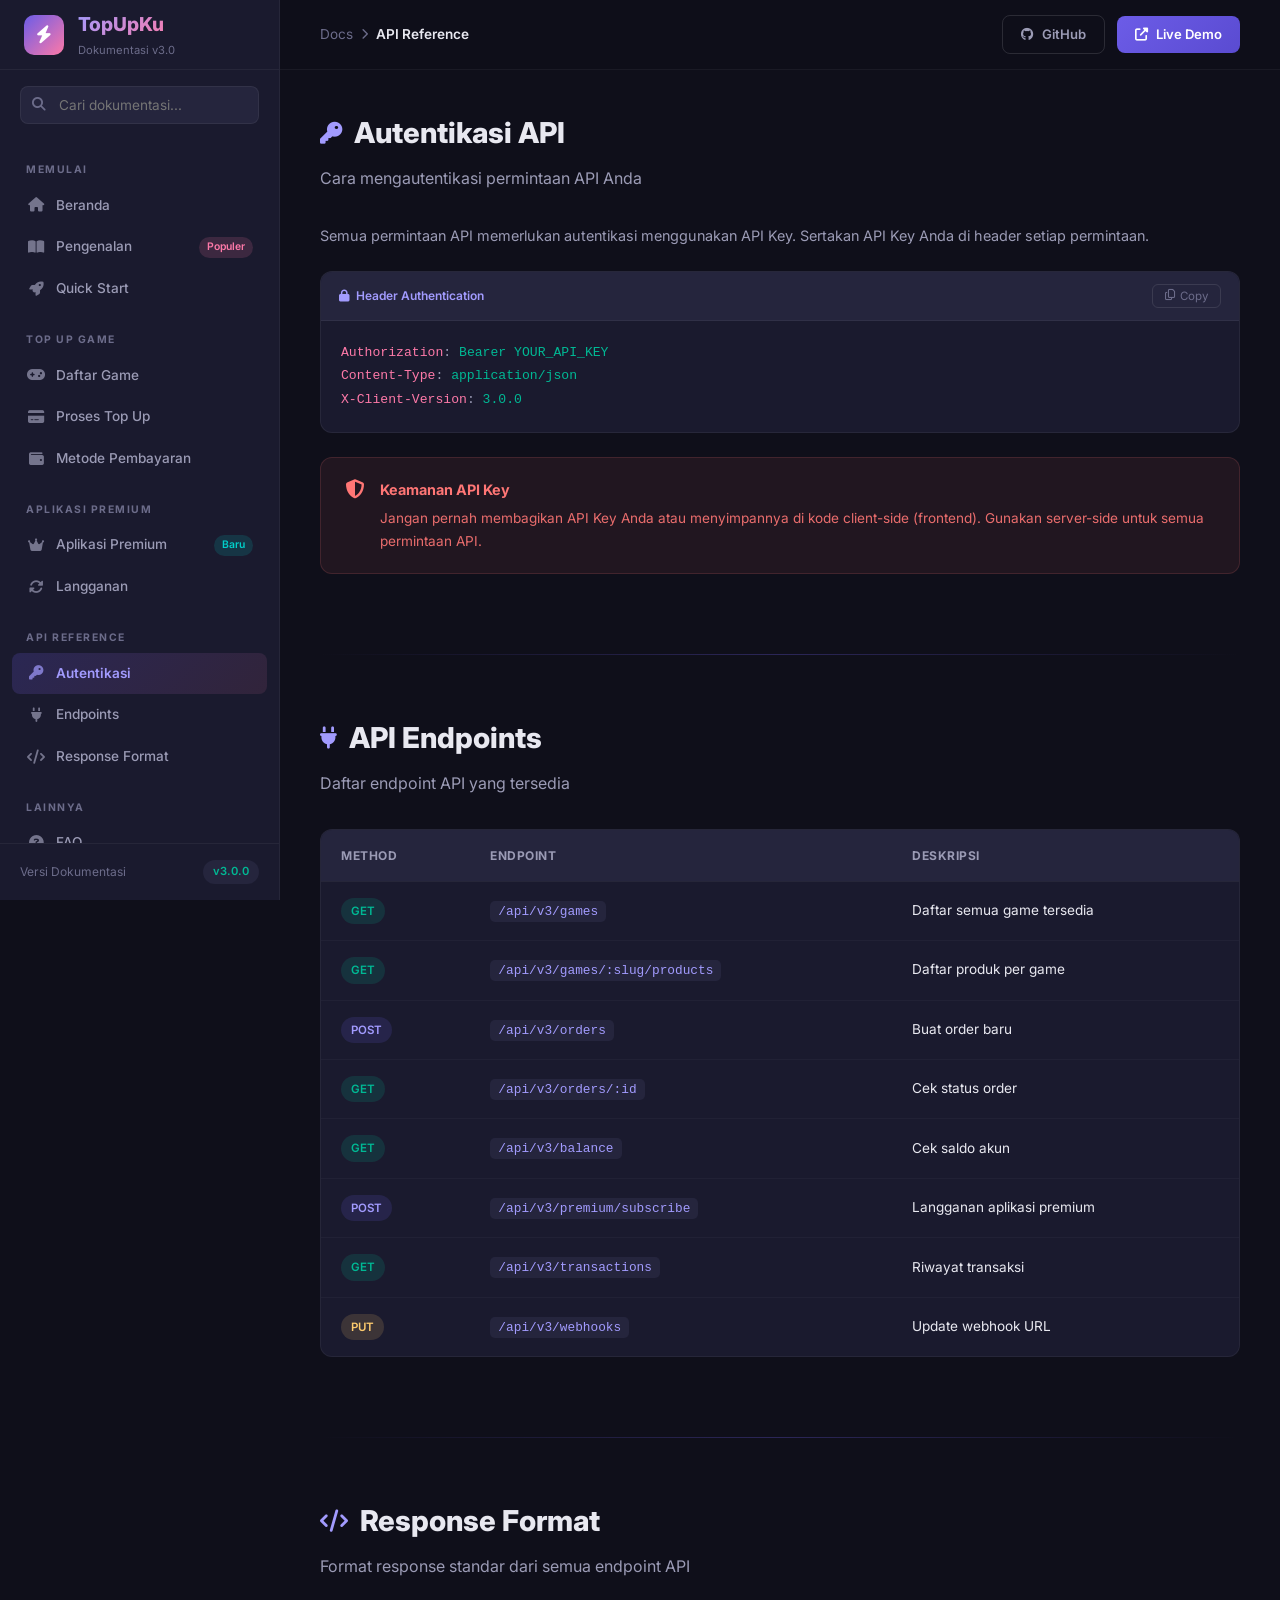
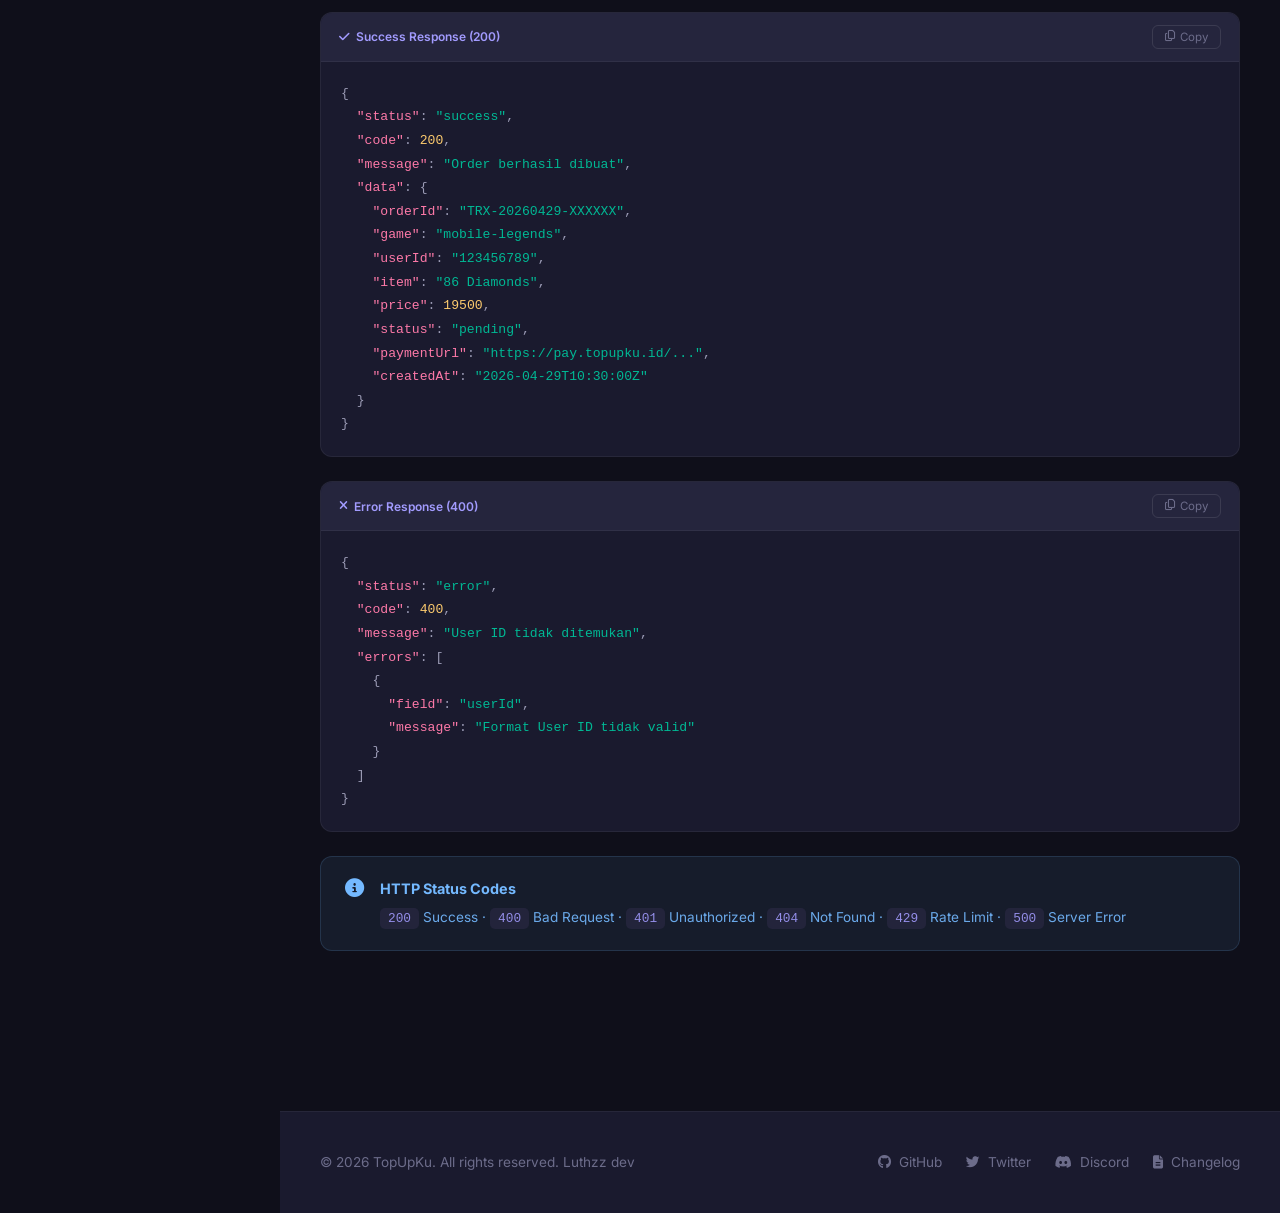
<file: api.html>
<!DOCTYPE html>
<html lang="id">
<head>
    <meta charset="UTF-8">
    <meta name="viewport" content="width=device-width, initial-scale=1.0">
    <title>TopUpKu — API Reference</title>
    <link href="https://fonts.googleapis.com/css2?family=Inter:wght@300;400;500;600;700;800;900&display=swap" rel="stylesheet">
    <link rel="stylesheet" href="https://cdnjs.cloudflare.com/ajax/libs/font-awesome/6.5.0/css/all.min.css">
    <link rel="stylesheet" href="style.css">
</head>
<body>
    <button class="mobile-toggle" onclick="toggleSidebar()"><i class="fas fa-bars"></i></button>
    <div class="sidebar-overlay" onclick="toggleSidebar()"></div>

    <aside class="sidebar" id="sidebar">
        <div class="sidebar-brand">
            <div class="logo-icon"><i class="fas fa-bolt"></i></div>
            <div><h2>TopUpKu</h2><span>Dokumentasi v3.0</span></div>
        </div>
        <div class="sidebar-search">
            <i class="fas fa-search"></i>
            <input type="text" placeholder="Cari dokumentasi..." id="searchInput" onkeyup="filterNav()">
        </div>
        <nav class="sidebar-nav">
            <div class="nav-section">
                <div class="nav-section-title">Memulai</div>
                <a href="index.html" class="nav-link"><i class="fas fa-home"></i> Beranda</a>
                <a href="index.html#introduction" class="nav-link"><i class="fas fa-book-open"></i> Pengenalan <span class="nav-badge hot">Populer</span></a>
                <a href="index.html#quickstart" class="nav-link"><i class="fas fa-rocket"></i> Quick Start</a>
            </div>
            <div class="nav-section">
                <div class="nav-section-title">Top Up Game</div>
                <a href="index.html#games" class="nav-link"><i class="fas fa-gamepad"></i> Daftar Game</a>
                <a href="index.html#topup-process" class="nav-link"><i class="fas fa-credit-card"></i> Proses Top Up</a>
                <a href="index.html#payment-methods" class="nav-link"><i class="fas fa-wallet"></i> Metode Pembayaran</a>
            </div>
            <div class="nav-section">
                <div class="nav-section-title">Aplikasi Premium</div>
                <a href="premium.html" class="nav-link"><i class="fas fa-crown"></i> Aplikasi Premium <span class="nav-badge new">Baru</span></a>
                <a href="premium.html#subscription" class="nav-link"><i class="fas fa-sync-alt"></i> Langganan</a>
            </div>
            <div class="nav-section">
                <div class="nav-section-title">API Reference</div>
                <a href="api.html" class="nav-link active"><i class="fas fa-key"></i> Autentikasi</a>
                <a href="api.html#api-endpoints" class="nav-link"><i class="fas fa-plug"></i> Endpoints</a>
                <a href="api.html#api-response" class="nav-link"><i class="fas fa-code"></i> Response Format</a>
            </div>
            <div class="nav-section">
                <div class="nav-section-title">Lainnya</div>
                <a href="support.html" class="nav-link"><i class="fas fa-question-circle"></i> FAQ</a>
                <a href="support.html#support" class="nav-link"><i class="fas fa-headset"></i> Dukungan</a>
            </div>
        </nav>
        <div class="sidebar-footer">
            <div class="version">
                <span>Versi Dokumentasi</span>
                <span class="version-badge">v3.0.0</span>
            </div>
        </div>
    </aside>

    <main class="main">
        <header class="header">
            <div class="header-left">
                <div class="breadcrumb">
                    <a href="index.html">Docs</a>
                    <span class="separator"><i class="fas fa-chevron-right"></i></span>
                    <span class="current">API Reference</span>
                </div>
            </div>
            <div class="header-right">
                <a href="#" class="header-btn btn-outline"><i class="fab fa-github"></i> GitHub</a>
                <a href="#" class="header-btn btn-primary"><i class="fas fa-external-link-alt"></i> Live Demo</a>
            </div>
        </header>

        <div class="content">
            <section class="doc-section" id="api-auth">
                <div class="section-header">
                    <h2><i class="fas fa-key"></i> Autentikasi API</h2>
                    <p>Cara mengautentikasi permintaan API Anda</p>
                </div>
                <p style="color: var(--text-muted); font-size: 0.9rem; margin-bottom: 20px;">
                    Semua permintaan API memerlukan autentikasi menggunakan API Key. Sertakan API Key Anda di header setiap permintaan.
                </p>
                <div class="code-block">
                    <div class="code-header">
                        <span class="code-lang"><i class="fas fa-lock"></i> Header Authentication</span>
                        <button class="code-copy" onclick="copyCode(this)"><i class="far fa-copy"></i> Copy</button>
                    </div>
                    <div class="code-body">
<pre><span class="property">Authorization</span>: <span class="string">Bearer YOUR_API_KEY</span>
<span class="property">Content-Type</span>: <span class="string">application/json</span>
<span class="property">X-Client-Version</span>: <span class="string">3.0.0</span></pre>
                    </div>
                </div>
                <div class="callout danger">
                    <i class="fas fa-shield-alt"></i>
                    <div class="callout-content">
                        <h4>Keamanan API Key</h4>
                        <p>Jangan pernah membagikan API Key Anda atau menyimpannya di kode client-side (frontend). Gunakan server-side untuk semua permintaan API.</p>
                    </div>
                </div>
            </section>

            <div class="divider"></div>

            <section class="doc-section" id="api-endpoints">
                <div class="section-header">
                    <h2><i class="fas fa-plug"></i> API Endpoints</h2>
                    <p>Daftar endpoint API yang tersedia</p>
                </div>
                <div class="table-wrapper">
                    <table>
                        <thead>
                            <tr>
                                <th>Method</th>
                                <th>Endpoint</th>
                                <th>Deskripsi</th>
                            </tr>
                        </thead>
                        <tbody>
                            <tr>
                                <td><span class="badge get">GET</span></td>
                                <td><code>/api/v3/games</code></td>
                                <td>Daftar semua game tersedia</td>
                            </tr>
                            <tr>
                                <td><span class="badge get">GET</span></td>
                                <td><code>/api/v3/games/:slug/products</code></td>
                                <td>Daftar produk per game</td>
                            </tr>
                            <tr>
                                <td><span class="badge post">POST</span></td>
                                <td><code>/api/v3/orders</code></td>
                                <td>Buat order baru</td>
                            </tr>
                            <tr>
                                <td><span class="badge get">GET</span></td>
                                <td><code>/api/v3/orders/:id</code></td>
                                <td>Cek status order</td>
                            </tr>
                            <tr>
                                <td><span class="badge get">GET</span></td>
                                <td><code>/api/v3/balance</code></td>
                                <td>Cek saldo akun</td>
                            </tr>
                            <tr>
                                <td><span class="badge post">POST</span></td>
                                <td><code>/api/v3/premium/subscribe</code></td>
                                <td>Langganan aplikasi premium</td>
                            </tr>
                            <tr>
                                <td><span class="badge get">GET</span></td>
                                <td><code>/api/v3/transactions</code></td>
                                <td>Riwayat transaksi</td>
                            </tr>
                            <tr>
                                <td><span class="badge put">PUT</span></td>
                                <td><code>/api/v3/webhooks</code></td>
                                <td>Update webhook URL</td>
                            </tr>
                        </tbody>
                    </table>
                </div>
            </section>

            <div class="divider"></div>

            <section class="doc-section" id="api-response">
                <div class="section-header">
                    <h2><i class="fas fa-code"></i> Response Format</h2>
                    <p>Format response standar dari semua endpoint API</p>
                </div>
                <div class="code-block">
                    <div class="code-header">
                        <span class="code-lang"><i class="fas fa-check"></i> Success Response (200)</span>
                        <button class="code-copy" onclick="copyCode(this)"><i class="far fa-copy"></i> Copy</button>
                    </div>
                    <div class="code-body">
<pre>{
  <span class="property">"status"</span>: <span class="string">"success"</span>,
  <span class="property">"code"</span>: <span class="number">200</span>,
  <span class="property">"message"</span>: <span class="string">"Order berhasil dibuat"</span>,
  <span class="property">"data"</span>: {
    <span class="property">"orderId"</span>: <span class="string">"TRX-20260429-XXXXXX"</span>,
    <span class="property">"game"</span>: <span class="string">"mobile-legends"</span>,
    <span class="property">"userId"</span>: <span class="string">"123456789"</span>,
    <span class="property">"item"</span>: <span class="string">"86 Diamonds"</span>,
    <span class="property">"price"</span>: <span class="number">19500</span>,
    <span class="property">"status"</span>: <span class="string">"pending"</span>,
    <span class="property">"paymentUrl"</span>: <span class="string">"https://pay.topupku.id/..."</span>,
    <span class="property">"createdAt"</span>: <span class="string">"2026-04-29T10:30:00Z"</span>
  }
}</pre>
                    </div>
                </div>
                <div class="code-block">
                    <div class="code-header">
                        <span class="code-lang"><i class="fas fa-times"></i> Error Response (400)</span>
                        <button class="code-copy" onclick="copyCode(this)"><i class="far fa-copy"></i> Copy</button>
                    </div>
                    <div class="code-body">
<pre>{
  <span class="property">"status"</span>: <span class="string">"error"</span>,
  <span class="property">"code"</span>: <span class="number">400</span>,
  <span class="property">"message"</span>: <span class="string">"User ID tidak ditemukan"</span>,
  <span class="property">"errors"</span>: [
    {
      <span class="property">"field"</span>: <span class="string">"userId"</span>,
      <span class="property">"message"</span>: <span class="string">"Format User ID tidak valid"</span>
    }
  ]
}</pre>
                    </div>
                </div>
                <div class="callout info">
                    <i class="fas fa-info-circle"></i>
                    <div class="callout-content">
                        <h4>HTTP Status Codes</h4>
                        <p><code>200</code> Success · <code>400</code> Bad Request · <code>401</code> Unauthorized · <code>404</code> Not Found · <code>429</code> Rate Limit · <code>500</code> Server Error</p>
                    </div>
                </div>
            </section>
        </div>

        <footer class="doc-footer">
            <p>© 2026 TopUpKu. All rights reserved. Luthzz dev</p>
            <div class="footer-links">
                <a href="#"><i class="fab fa-github"></i> GitHub</a>
                <a href="#"><i class="fab fa-twitter"></i> Twitter</a>
                <a href="#"><i class="fab fa-discord"></i> Discord</a>
                <a href="#"><i class="fas fa-file-alt"></i> Changelog</a>
            </div>
        </footer>
    </main>

    <script>
        function toggleSidebar() {
            document.getElementById('sidebar').classList.toggle('open');
            document.querySelector('.sidebar-overlay').classList.toggle('open');
        }
        function copyCode(btn) {
            const code = btn.closest('.code-block').querySelector('pre').textContent;
            navigator.clipboard.writeText(code).then(() => {
                btn.innerHTML = '<i class="fas fa-check"></i> Copied!';
                setTimeout(() => btn.innerHTML = '<i class="far fa-copy"></i> Copy', 2000);
            });
        }
        function filterNav() {
            const query = document.getElementById('searchInput').value.toLowerCase();
            document.querySelectorAll('.nav-link').forEach(link => {
                link.style.display = link.textContent.toLowerCase().includes(query) ? 'flex' : 'none';
            });
        }
    </script>
</body>
</html>
</file>
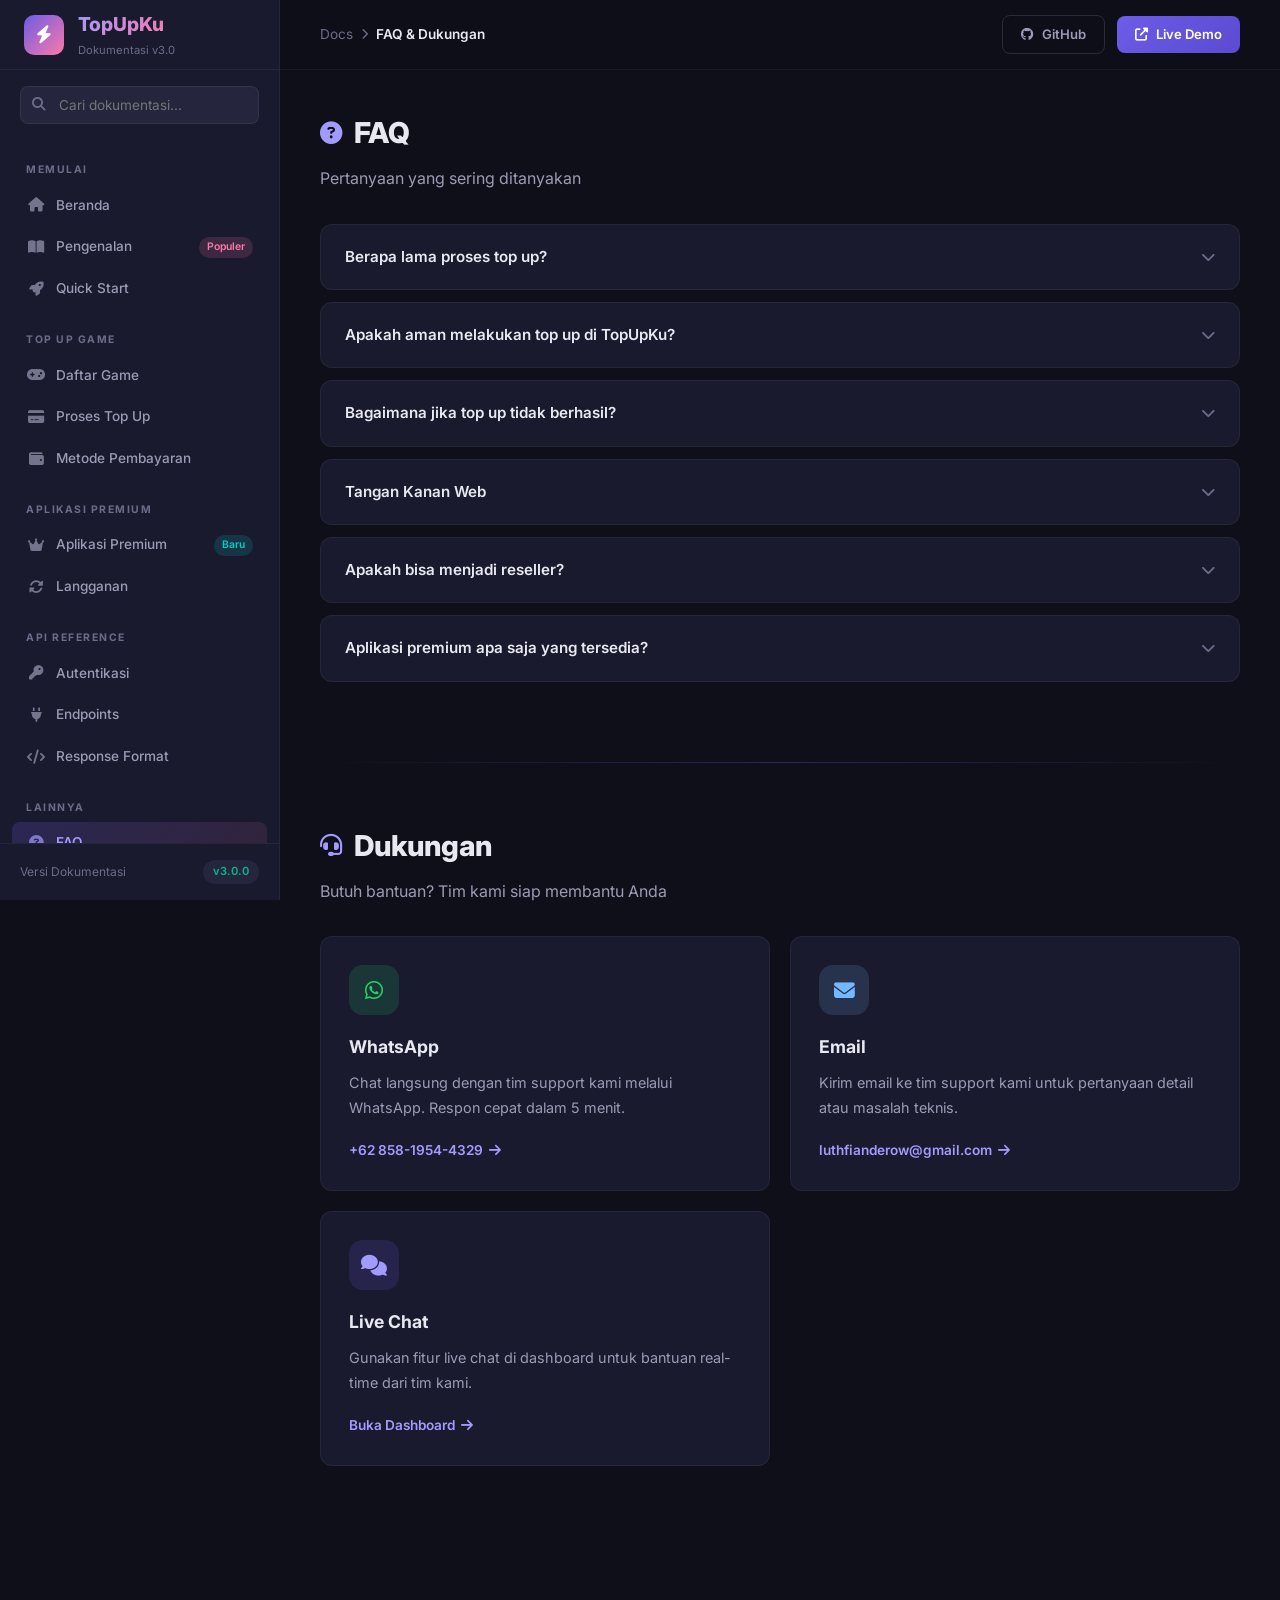
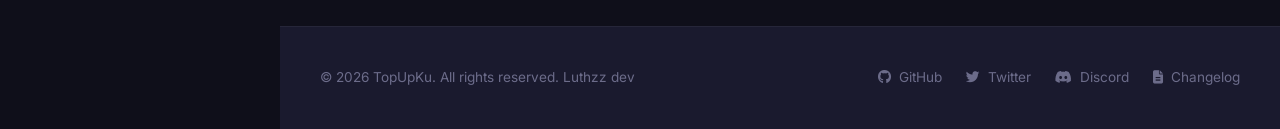
<file: support.html>
<!DOCTYPE html>
<html lang="id">
<head>
    <meta charset="UTF-8">
    <meta name="viewport" content="width=device-width, initial-scale=1.0">
    <title>TopUpKu — FAQ & Dukungan</title>
    <link href="https://fonts.googleapis.com/css2?family=Inter:wght@300;400;500;600;700;800;900&display=swap" rel="stylesheet">
    <link rel="stylesheet" href="https://cdnjs.cloudflare.com/ajax/libs/font-awesome/6.5.0/css/all.min.css">
    <link rel="stylesheet" href="style.css">
</head>
<body>
    <button class="mobile-toggle" onclick="toggleSidebar()"><i class="fas fa-bars"></i></button>
    <div class="sidebar-overlay" onclick="toggleSidebar()"></div>

    <aside class="sidebar" id="sidebar">
        <div class="sidebar-brand">
            <div class="logo-icon"><i class="fas fa-bolt"></i></div>
            <div><h2>TopUpKu</h2><span>Dokumentasi v3.0</span></div>
        </div>
        <div class="sidebar-search">
            <i class="fas fa-search"></i>
            <input type="text" placeholder="Cari dokumentasi..." id="searchInput" onkeyup="filterNav()">
        </div>
        <nav class="sidebar-nav">
            <div class="nav-section">
                <div class="nav-section-title">Memulai</div>
                <a href="index.html" class="nav-link"><i class="fas fa-home"></i> Beranda</a>
                <a href="index.html#introduction" class="nav-link"><i class="fas fa-book-open"></i> Pengenalan <span class="nav-badge hot">Populer</span></a>
                <a href="index.html#quickstart" class="nav-link"><i class="fas fa-rocket"></i> Quick Start</a>
            </div>
            <div class="nav-section">
                <div class="nav-section-title">Top Up Game</div>
                <a href="index.html#games" class="nav-link"><i class="fas fa-gamepad"></i> Daftar Game</a>
                <a href="index.html#topup-process" class="nav-link"><i class="fas fa-credit-card"></i> Proses Top Up</a>
                <a href="index.html#payment-methods" class="nav-link"><i class="fas fa-wallet"></i> Metode Pembayaran</a>
            </div>
            <div class="nav-section">
                <div class="nav-section-title">Aplikasi Premium</div>
                <a href="premium.html" class="nav-link"><i class="fas fa-crown"></i> Aplikasi Premium <span class="nav-badge new">Baru</span></a>
                <a href="premium.html#subscription" class="nav-link"><i class="fas fa-sync-alt"></i> Langganan</a>
            </div>
            <div class="nav-section">
                <div class="nav-section-title">API Reference</div>
                <a href="api.html" class="nav-link"><i class="fas fa-key"></i> Autentikasi</a>
                <a href="api.html#api-endpoints" class="nav-link"><i class="fas fa-plug"></i> Endpoints</a>
                <a href="api.html#api-response" class="nav-link"><i class="fas fa-code"></i> Response Format</a>
            </div>
            <div class="nav-section">
                <div class="nav-section-title">Lainnya</div>
                <a href="support.html" class="nav-link active"><i class="fas fa-question-circle"></i> FAQ</a>
                <a href="support.html#support" class="nav-link"><i class="fas fa-headset"></i> Dukungan</a>
            </div>
        </nav>
        <div class="sidebar-footer">
            <div class="version">
                <span>Versi Dokumentasi</span>
                <span class="version-badge">v3.0.0</span>
            </div>
        </div>
    </aside>

    <main class="main">
        <header class="header">
            <div class="header-left">
                <div class="breadcrumb">
                    <a href="index.html">Docs</a>
                    <span class="separator"><i class="fas fa-chevron-right"></i></span>
                    <span class="current">FAQ & Dukungan</span>
                </div>
            </div>
            <div class="header-right">
                <a href="#" class="header-btn btn-outline"><i class="fab fa-github"></i> GitHub</a>
                <a href="#" class="header-btn btn-primary"><i class="fas fa-external-link-alt"></i> Live Demo</a>
            </div>
        </header>

        <div class="content">
            <section class="doc-section" id="faq">
                <div class="section-header">
                    <h2><i class="fas fa-question-circle"></i> FAQ</h2>
                    <p>Pertanyaan yang sering ditanyakan</p>
                </div>
                <div class="faq-list">
                    <div class="faq-item" onclick="toggleFaq(this)">
                        <div class="faq-question">
                            <span>Berapa lama proses top up?</span>
                            <i class="fas fa-chevron-down"></i>
                        </div>
                        <div class="faq-answer">
                            <div class="faq-answer-inner">
                                Proses top up biasanya membutuhkan waktu kurang dari 30 detik setelah pembayaran dikonfirmasi. Untuk beberapa game, proses bisa memakan waktu hingga 5 menit tergantung server game.
                            </div>
                        </div>
                    </div>
                    <div class="faq-item" onclick="toggleFaq(this)">
                        <div class="faq-question">
                            <span>Apakah aman melakukan top up di TopUpKu?</span>
                            <i class="fas fa-chevron-down"></i>
                        </div>
                        <div class="faq-answer">
                            <div class="faq-answer-inner">
                                Ya, sangat aman. Kami menggunakan sistem pembayaran yang terenkripsi dan bekerja sama langsung dengan publisher game. Semua transaksi diproses secara legal dan aman.
                            </div>
                        </div>
                    </div>
                    <div class="faq-item" onclick="toggleFaq(this)">
                        <div class="faq-question">
                            <span>Bagaimana jika top up tidak berhasil?</span>
                            <i class="fas fa-chevron-down"></i>
                        </div>
                        <div class="faq-answer">
                            <div class="faq-answer-inner">
                                Jika top up tidak berhasil, dana Anda akan otomatis dikembalikan (refund) dalam 1x24 jam. Anda juga bisa menghubungi tim support kami untuk bantuan lebih cepat.
                            </div>
                        </div>
                    </div>
                    <div class="faq-item" onclick="toggleFaq(this)">
                        <div class="faq-question">
                            <span>Tangan Kanan Web</span>
                            <i class="fas fa-chevron-down"></i>
                        </div>
                        <div class="faq-answer">
                            <div class="faq-answer-inner">
                                Kamu bisa jadi CEO Web Topup Disini. Kamu akan dapat akses full sebagai CEO. Kamu juga dapat berkontribusi bareng dengan owner dan mendapatkan informasi seputar web Topup. Kamu bisa mangakses website di Panel Admin, Tampilan mudah dipahami dan juga dapat pengajaran langsung dari owner.
                            </div>
                        </div>
                    </div>
                    <div class="faq-item" onclick="toggleFaq(this)">
                        <div class="faq-question">
                            <span>Apakah bisa menjadi reseller?</span>
                            <i class="fas fa-chevron-down"></i>
                        </div>
                        <div class="faq-answer">
                            <div class="faq-answer-inner">
                                Tentu! Kami menyediakan program reseller dengan harga khusus. Cukup daftar melalui dashboard, dan mulai berjualan. Semakin banyak transaksi, semakin besar diskon yang Anda dapatkan.
                            </div>
                        </div>
                    </div>
                    <div class="faq-item" onclick="toggleFaq(this)">
                        <div class="faq-question">
                            <span>Aplikasi premium apa saja yang tersedia?</span>
                            <i class="fas fa-chevron-down"></i>
                        </div>
                        <div class="faq-answer">
                            <div class="faq-answer-inner">
                                Kami menyediakan langganan untuk Spotify Premium, Netflix, YouTube Premium, Canva Pro, Google One, Disney+ Hotstar, dan masih banyak lagi. Cek bagian <strong>Aplikasi Premium</strong> untuk daftar lengkap.
                            </div>
                        </div>
                    </div>
                </div>
            </section>

            <div class="divider"></div>

            <section class="doc-section" id="support">
                <div class="section-header">
                    <h2><i class="fas fa-headset"></i> Dukungan</h2>
                    <p>Butuh bantuan? Tim kami siap membantu Anda</p>
                </div>
                <div class="cards-grid">
                    <div class="card">
                        <div class="card-icon" style="background: rgba(37, 211, 102, 0.15); color: #25D366;">
                            <i class="fab fa-whatsapp"></i>
                        </div>
                        <h3>WhatsApp</h3>
                        <p>Chat langsung dengan tim support kami melalui WhatsApp. Respon cepat dalam 5 menit.</p>
                        <a href="https://wa.me/6285819544329" class="card-link">+62 858-1954-4329 <i class="fas fa-arrow-right"></i></a>
                    </div>
                    <div class="card">
                        <div class="card-icon" style="background: rgba(116, 185, 255, 0.15); color: var(--info);">
                            <i class="fas fa-envelope"></i>
                        </div>
                        <h3>Email</h3>
                        <p>Kirim email ke tim support kami untuk pertanyaan detail atau masalah teknis.</p>
                        <a href="mailto:luthfianderow@gmail.com" class="card-link">luthfianderow@gmail.com<i class="fas fa-arrow-right"></i></a>
                    </div>
                    <div class="card">
                        <div class="card-icon" style="background: rgba(108, 92, 231, 0.15); color: var(--primary-light);">
                            <i class="fas fa-comments"></i>
                        </div>
                        <h3>Live Chat</h3>
                        <p>Gunakan fitur live chat di dashboard untuk bantuan real-time dari tim kami.</p>
                        <a href="#" class="card-link">Buka Dashboard <i class="fas fa-arrow-right"></i></a>
                    </div>
            </section>
        </div>

        <footer class="doc-footer">
            <p>© 2026 TopUpKu. All rights reserved. Luthzz dev</p>
            <div class="footer-links">
                <a href="#"><i class="fab fa-github"></i> GitHub</a>
                <a href="#"><i class="fab fa-twitter"></i> Twitter</a>
                <a href="#"><i class="fab fa-discord"></i> Discord</a>
                <a href="#"><i class="fas fa-file-alt"></i> Changelog</a>
            </div>
        </footer>
    </main>

    <script>
        function toggleSidebar() {
            document.getElementById('sidebar').classList.toggle('open');
            document.querySelector('.sidebar-overlay').classList.toggle('open');
        }
        function toggleFaq(item) {
            const isOpen = item.classList.contains('open');
            document.querySelectorAll('.faq-item').forEach(i => i.classList.remove('open'));
            if (!isOpen) item.classList.add('open');
        }
        function filterNav() {
            const query = document.getElementById('searchInput').value.toLowerCase();
            document.querySelectorAll('.nav-link').forEach(link => {
                link.style.display = link.textContent.toLowerCase().includes(query) ? 'flex' : 'none';
            });
        }
    </script>
</body>
</html>
</file>
<file: style.css>
/* style.css */
*, *::before, *::after { margin: 0; padding: 0; box-sizing: border-box; }
:root {
    --primary: #6C5CE7; --primary-dark: #5A4BD1; --primary-light: #A29BFE;
    --secondary: #00CEC9; --accent: #FD79A8;
    --dark: #0F0F1A; --dark-2: #1A1A2E; --dark-3: #25253D; --dark-4: #32325A;
    --text: #E8E8F0; --text-muted: #9B9BB5; --text-dim: #6C6C8A;
    --success: #00B894; --warning: #FDCB6E; --danger: #FF7675; --info: #74B9FF;
    --sidebar-width: 280px; --header-height: 70px; --radius: 12px; --radius-sm: 8px;
    --shadow: 0 4px 24px rgba(0,0,0,0.3); --transition: all 0.3s cubic-bezier(0.4,0,0.2,1);
}
html { scroll-behavior: smooth; }
body { font-family: 'Inter', sans-serif; background: var(--dark); color: var(--text); line-height: 1.6; overflow-x: hidden; -webkit-font-smoothing: antialiased; }
::-webkit-scrollbar { width: 6px; height: 6px; }
::-webkit-scrollbar-track { background: var(--dark-2); }
::-webkit-scrollbar-thumb { background: var(--dark-4); border-radius: 10px; }
::-webkit-scrollbar-thumb:hover { background: var(--primary); }

.sidebar { position: fixed; top: 0; left: 0; width: var(--sidebar-width); height: 100vh; background: var(--dark-2); border-right: 1px solid rgba(255,255,255,0.05); z-index: 1000; display: flex; flex-direction: column; transition: var(--transition); }
.sidebar-brand { padding: 20px 24px; display: flex; align-items: center; gap: 14px; border-bottom: 1px solid rgba(255,255,255,0.05); flex-shrink: 0; height: var(--header-height); }
.sidebar-brand .logo-icon { width: 40px; height: 40px; background: linear-gradient(135deg, var(--primary), var(--accent)); border-radius: 10px; display: flex; align-items: center; justify-content: center; font-size: 18px; color: white; flex-shrink: 0; }
.sidebar-brand h2 { font-size: 1.2rem; font-weight: 800; background: linear-gradient(135deg, var(--primary-light), var(--accent)); -webkit-background-clip: text; -webkit-text-fill-color: transparent; background-clip: text; }
.sidebar-brand span { font-size: 0.7rem; color: var(--text-dim); font-weight: 400; display: block; margin-top: 2px; }
.sidebar-search { padding: 16px 20px; flex-shrink: 0; position: relative; }
.sidebar-search input { width: 100%; padding: 10px 14px 10px 38px; background: var(--dark-3); border: 1px solid rgba(255,255,255,0.06); border-radius: var(--radius-sm); color: var(--text); font-size: 0.85rem; font-family: 'Inter', sans-serif; outline: none; transition: var(--transition); }
.sidebar-search input:focus { border-color: var(--primary); box-shadow: 0 0 0 3px rgba(108, 92, 231, 0.15); }
.sidebar-search i { position: absolute; left: 32px; top: 50%; transform: translateY(-50%); color: var(--text-dim); font-size: 0.85rem; }
.sidebar-nav { flex: 1; overflow-y: auto; padding: 10px 12px 20px; -webkit-overflow-scrolling: touch; }
.nav-section { margin-bottom: 10px; }
.nav-section-title { font-size: 0.65rem; font-weight: 700; text-transform: uppercase; letter-spacing: 1.5px; color: var(--text-dim); padding: 12px 14px 6px; }
.nav-link { display: flex; align-items: center; gap: 10px; padding: 10px 14px; color: var(--text-muted); text-decoration: none; border-radius: var(--radius-sm); font-size: 0.85rem; font-weight: 500; transition: var(--transition); cursor: pointer; }
.nav-link:hover { background: rgba(108, 92, 231, 0.1); color: var(--text); }
.nav-link.active { background: linear-gradient(135deg, rgba(108, 92, 231, 0.2), rgba(253, 121, 168, 0.1)); color: var(--primary-light); font-weight: 600; }
.nav-link i { width: 20px; text-align: center; font-size: 0.9rem; opacity: 0.7; }
.nav-badge { margin-left: auto; font-size: 0.65rem; padding: 2px 8px; border-radius: 20px; font-weight: 600; }
.nav-badge.new { background: rgba(0, 206, 201, 0.15); color: var(--secondary); }
.nav-badge.hot { background: rgba(253, 121, 168, 0.15); color: var(--accent); }
.sidebar-footer { padding: 16px 20px; border-top: 1px solid rgba(255,255,255,0.05); flex-shrink: 0; }
.sidebar-footer .version { display: flex; align-items: center; justify-content: space-between; font-size: 0.75rem; color: var(--text-dim); }
.sidebar-footer .version-badge { background: var(--dark-3); padding: 3px 10px; border-radius: 20px; font-size: 0.7rem; color: var(--success); font-weight: 600; }

.mobile-toggle { display: none; position: fixed; top: 16px; left: 16px; z-index: 1100; width: 44px; height: 44px; background: var(--dark-2); border: 1px solid rgba(255,255,255,0.1); border-radius: var(--radius-sm); color: var(--text); font-size: 1.1rem; cursor: pointer; align-items: center; justify-content: center; transition: var(--transition); backdrop-filter: blur(10px); }
.sidebar-overlay { display: none; position: fixed; inset: 0; background: rgba(0,0,0,0.7); z-index: 999; backdrop-filter: blur(4px); opacity: 0; transition: opacity 0.3s ease; }
.sidebar-overlay.open { display: block; opacity: 1; }

.main { margin-left: var(--sidebar-width); min-height: 100vh; transition: var(--transition); }
.header { position: sticky; top: 0; height: var(--header-height); background: rgba(15, 15, 26, 0.85); backdrop-filter: blur(20px); border-bottom: 1px solid rgba(255,255,255,0.05); display: flex; align-items: center; justify-content: space-between; padding: 0 40px; z-index: 500; }
.header-left { display: flex; align-items: center; gap: 16px; }
.breadcrumb { display: flex; align-items: center; gap: 8px; font-size: 0.85rem; }
.breadcrumb a { color: var(--text-dim); text-decoration: none; transition: var(--transition); }
.breadcrumb a:hover { color: var(--primary-light); }
.breadcrumb .separator { color: var(--text-dim); font-size: 0.7rem; }
.breadcrumb .current { color: var(--text); font-weight: 600; }
.header-right { display: flex; align-items: center; gap: 12px; }
.header-btn { padding: 8px 18px; border-radius: var(--radius-sm); font-size: 0.82rem; font-weight: 600; font-family: 'Inter', sans-serif; cursor: pointer; transition: var(--transition); text-decoration: none; display: inline-flex; align-items: center; gap: 8px; white-space: nowrap; }
.btn-outline { background: transparent; border: 1px solid rgba(255,255,255,0.12); color: var(--text-muted); }
.btn-outline:hover { border-color: var(--primary); color: var(--primary-light); background: rgba(108, 92, 231, 0.08); }
.btn-primary { background: linear-gradient(135deg, var(--primary), var(--primary-dark)); border: none; color: white; }
.btn-primary:hover { transform: translateY(-1px); box-shadow: 0 4px 16px rgba(108, 92, 231, 0.4); }

.content { max-width: 1000px; margin: 0 auto; padding: 40px 40px 80px; }
.hero { text-align: center; padding: 60px 0 50px; }
.hero-badge { display: inline-flex; align-items: center; gap: 8px; padding: 6px 16px; background: rgba(108, 92, 231, 0.1); border: 1px solid rgba(108, 92, 231, 0.2); border-radius: 50px; font-size: 0.78rem; font-weight: 600; color: var(--primary-light); margin-bottom: 24px; }
.hero h1 { font-size: 3rem; font-weight: 900; line-height: 1.1; margin-bottom: 20px; background: linear-gradient(135deg, #fff 0%, var(--primary-light) 50%, var(--accent) 100%); -webkit-background-clip: text; -webkit-text-fill-color: transparent; background-clip: text; letter-spacing: -1px; }
.hero p { font-size: 1.1rem; color: var(--text-muted); max-width: 600px; margin: 0 auto 32px; line-height: 1.8; }
.hero-actions { display: flex; align-items: center; justify-content: center; gap: 14px; flex-wrap: wrap; }
.hero-actions .btn-primary, .hero-actions .btn-outline { padding: 12px 28px; font-size: 0.9rem; border-radius: var(--radius); }

.stats-grid { display: grid; grid-template-columns: repeat(4, 1fr); gap: 20px; margin: 50px 0; }
.stat-card { background: var(--dark-2); border: 1px solid rgba(255,255,255,0.05); border-radius: var(--radius); padding: 24px; text-align: center; transition: var(--transition); }
.stat-card:hover { border-color: rgba(108, 92, 231, 0.3); transform: translateY(-2px); }
.stat-card .stat-icon { width: 48px; height: 48px; border-radius: 12px; display: flex; align-items: center; justify-content: center; margin: 0 auto 14px; font-size: 1.2rem; }
.stat-card .stat-value { font-size: 1.6rem; font-weight: 800; margin-bottom: 4px; }
.stat-card .stat-label { font-size: 0.78rem; color: var(--text-dim); font-weight: 500; }
.stat-card:nth-child(1) .stat-icon { background: rgba(108, 92, 231, 0.15); color: var(--primary-light); }
.stat-card:nth-child(1) .stat-value { color: var(--primary-light); }
.stat-card:nth-child(2) .stat-icon { background: rgba(0, 206, 201, 0.15); color: var(--secondary); }
.stat-card:nth-child(2) .stat-value { color: var(--secondary); }
.stat-card:nth-child(3) .stat-icon { background: rgba(253, 121, 168, 0.15); color: var(--accent); }
.stat-card:nth-child(3) .stat-value { color: var(--accent); }
.stat-card:nth-child(4) .stat-icon { background: rgba(0, 184, 148, 0.15); color: var(--success); }
.stat-card:nth-child(4) .stat-value { color: var(--success); }

.doc-section { margin-bottom: 80px; scroll-margin-top: 90px; }
.section-header { margin-bottom: 32px; }
.section-header h2 { font-size: 1.8rem; font-weight: 800; margin-bottom: 10px; display: flex; align-items: center; gap: 12px; }
.section-header h2 i { font-size: 1.4rem; color: var(--primary-light); }
.section-header p { color: var(--text-muted); font-size: 1rem; }

.cards-grid { display: grid; grid-template-columns: repeat(2, 1fr); gap: 20px; }
.card { background: var(--dark-2); border: 1px solid rgba(255,255,255,0.05); border-radius: var(--radius); padding: 28px; transition: var(--transition); cursor: pointer; position: relative; overflow: hidden; display: flex; flex-direction: column; }
.card::before { content: ''; position: absolute; top: 0; left: 0; right: 0; height: 3px; background: linear-gradient(90deg, var(--primary), var(--accent)); opacity: 0; transition: var(--transition); }
.card:hover { border-color: rgba(108, 92, 231, 0.2); transform: translateY(-3px); box-shadow: var(--shadow); }
.card:hover::before { opacity: 1; }
.card-icon { width: 50px; height: 50px; border-radius: 14px; display: flex; align-items: center; justify-content: center; font-size: 1.3rem; margin-bottom: 18px; }
.card h3 { font-size: 1.1rem; font-weight: 700; margin-bottom: 10px; }
.card p { font-size: 0.9rem; color: var(--text-muted); line-height: 1.7; flex-grow: 1; }
.card .card-link { display: inline-flex; align-items: center; gap: 6px; margin-top: 20px; font-size: 0.85rem; font-weight: 600; color: var(--primary-light); text-decoration: none; transition: var(--transition); }
.card .card-link:hover { gap: 10px; }

.game-grid { display: grid; grid-template-columns: repeat(3, 1fr); gap: 20px; }
.game-card { background: var(--dark-2); border: 1px solid rgba(255,255,255,0.05); border-radius: var(--radius); padding: 24px 20px; text-align: center; transition: var(--transition); display: flex; flex-direction: column; align-items: center; }
.game-card:hover { border-color: rgba(108, 92, 231, 0.3); transform: translateY(-3px); box-shadow: 0 10px 30px rgba(0,0,0,0.2); }
.game-icon-wrapper { width: 70px; height: 70px; border-radius: 18px; overflow: hidden; margin-bottom: 16px; display: flex; align-items: center; justify-content: center; background: var(--dark-3); border: 1px solid rgba(255,255,255,0.08); box-shadow: 0 4px 12px rgba(0,0,0,0.2); transition: var(--transition); }
.game-icon-wrapper img { width: 100%; height: 100%; object-fit: cover; transition: transform 0.4s ease; }
.game-card:hover .game-icon-wrapper { border-color: rgba(108, 92, 231, 0.4); box-shadow: 0 6px 16px rgba(108, 92, 231, 0.2); }
.game-card:hover .game-icon-wrapper img { transform: scale(1.1); }
.game-card h4 { font-size: 0.95rem; font-weight: 700; margin-bottom: 4px; }
.game-card .game-category { font-size: 0.75rem; color: var(--text-dim); font-weight: 500; margin-bottom: 12px; }
.game-card .game-status { display: inline-flex; align-items: center; gap: 6px; font-size: 0.72rem; font-weight: 600; padding: 4px 12px; border-radius: 20px; }
.game-status.active { background: rgba(0, 184, 148, 0.12); color: var(--success); }
.game-status.active::before { content: ''; width: 6px; height: 6px; border-radius: 50%; background: var(--success); }

.code-block { background: var(--dark-2); border: 1px solid rgba(255,255,255,0.06); border-radius: var(--radius); overflow: hidden; margin: 24px 0; }
.code-header { display: flex; align-items: center; justify-content: space-between; padding: 12px 18px; background: var(--dark-3); border-bottom: 1px solid rgba(255,255,255,0.05); }
.code-header .code-lang { font-size: 0.75rem; font-weight: 600; color: var(--primary-light); display: flex; align-items: center; gap: 6px; }
.code-copy { background: transparent; border: 1px solid rgba(255,255,255,0.1); color: var(--text-dim); padding: 4px 12px; border-radius: 6px; font-size: 0.72rem; font-family: 'Inter', sans-serif; cursor: pointer; transition: var(--transition); display: flex; align-items: center; gap: 5px; }
.code-copy:hover { border-color: var(--primary); color: var(--primary-light); }
.code-body { padding: 20px; overflow-x: auto; }
.code-body pre { font-family: 'JetBrains Mono', 'Fira Code', 'Consolas', monospace; font-size: 0.82rem; line-height: 1.8; color: var(--text-muted); min-width: fit-content; }
.code-body .keyword { color: var(--primary-light); } .code-body .string { color: var(--success); } .code-body .comment { color: var(--text-dim); font-style: italic; } .code-body .function { color: var(--info); } .code-body .number { color: var(--warning); } .code-body .property { color: var(--accent); }

.callout { border-radius: var(--radius); padding: 20px 24px; margin: 24px 0; display: flex; gap: 16px; align-items: flex-start; }
.callout i { font-size: 1.2rem; margin-top: 2px; flex-shrink: 0; }
.callout-content h4 { font-size: 0.9rem; font-weight: 700; margin-bottom: 6px; }
.callout-content p { font-size: 0.85rem; line-height: 1.7; opacity: 0.9; }
.callout.info { background: rgba(116, 185, 255, 0.08); border: 1px solid rgba(116, 185, 255, 0.15); color: var(--info); }
.callout.warning { background: rgba(253, 203, 110, 0.08); border: 1px solid rgba(253, 203, 110, 0.15); color: var(--warning); }
.callout.success { background: rgba(0, 184, 148, 0.08); border: 1px solid rgba(0, 184, 148, 0.15); color: var(--success); }
.callout.danger { background: rgba(255, 118, 117, 0.08); border: 1px solid rgba(255, 118, 117, 0.15); color: var(--danger); }

.table-wrapper { overflow-x: auto; margin: 24px 0; border-radius: var(--radius); border: 1px solid rgba(255,255,255,0.05); background: var(--dark-2); }
table { width: 100%; border-collapse: collapse; font-size: 0.85rem; min-width: 600px; }
thead { background: var(--dark-3); }
th { padding: 16px 20px; text-align: left; font-weight: 700; font-size: 0.75rem; text-transform: uppercase; letter-spacing: 0.5px; color: var(--text-muted); border-bottom: 1px solid rgba(255,255,255,0.05); }
td { padding: 16px 20px; border-bottom: 1px solid rgba(255,255,255,0.03); color: var(--text); }
tr:last-child td { border-bottom: none; }
tr:hover td { background: rgba(108, 92, 231, 0.04); }
code { background: var(--dark-3); padding: 3px 8px; border-radius: 5px; font-size: 0.8rem; font-family: 'JetBrains Mono', 'Fira Code', monospace; color: var(--primary-light); }
.badge { display: inline-block; padding: 4px 10px; border-radius: 20px; font-size: 0.72rem; font-weight: 600; }
.badge.get { background: rgba(0, 184, 148, 0.15); color: var(--success); } .badge.post { background: rgba(108, 92, 231, 0.15); color: var(--primary-light); } .badge.put { background: rgba(253, 203, 110, 0.15); color: var(--warning); } .badge.delete { background: rgba(255, 118, 117, 0.15); color: var(--danger); }

.steps { margin: 30px 0; }
.step { display: flex; gap: 20px; margin-bottom: 32px; position: relative; }
.step:last-child { margin-bottom: 0; }
.step-number { width: 36px; height: 36px; border-radius: 50%; background: linear-gradient(135deg, var(--primary), var(--accent)); display: flex; align-items: center; justify-content: center; font-size: 0.85rem; font-weight: 800; color: white; flex-shrink: 0; position: relative; z-index: 1; }
.step:not(:last-child) .step-number::after { content: ''; position: absolute; top: 36px; left: 50%; transform: translateX(-50%); width: 2px; height: calc(100% + 14px); background: linear-gradient(to bottom, var(--primary), transparent); opacity: 0.3; }
.step-content h4 { font-size: 1.05rem; font-weight: 700; margin-bottom: 8px; }
.step-content p { font-size: 0.9rem; color: var(--text-muted); line-height: 1.7; }

.faq-list { display: flex; flex-direction: column; gap: 12px; }
.faq-item { background: var(--dark-2); border: 1px solid rgba(255,255,255,0.05); border-radius: var(--radius); overflow: hidden; transition: var(--transition); }
.faq-item:hover { border-color: rgba(108, 92, 231, 0.15); }
.faq-question { padding: 20px 24px; display: flex; align-items: center; justify-content: space-between; cursor: pointer; font-size: 0.95rem; font-weight: 600; transition: var(--transition); }
.faq-question:hover { color: var(--primary-light); }
.faq-question i { font-size: 0.9rem; color: var(--text-dim); transition: var(--transition); }
.faq-item.open .faq-question i { transform: rotate(180deg); color: var(--primary-light); }
.faq-answer { max-height: 0; overflow: hidden; transition: max-height 0.4s ease; }
.faq-answer-inner { padding: 0 24px 20px; font-size: 0.9rem; color: var(--text-muted); line-height: 1.8; }
.faq-item.open .faq-answer { max-height: 300px; }

.doc-footer { border-top: 1px solid rgba(255,255,255,0.05); padding: 40px; display: flex; align-items: center; justify-content: space-between; flex-wrap: wrap; gap: 20px; background: var(--dark-2); }
.doc-footer p { font-size: 0.85rem; color: var(--text-dim); }
.footer-links { display: flex; gap: 24px; flex-wrap: wrap; }
.footer-links a { color: var(--text-dim); text-decoration: none; font-size: 0.85rem; transition: var(--transition); display: flex; align-items: center; gap: 8px; }
.footer-links a:hover { color: var(--primary-light); }

.divider { height: 1px; background: linear-gradient(90deg, transparent, rgba(108, 92, 231, 0.3), transparent); margin: 60px 0; }

@media (max-width: 1024px) { .stats-grid { grid-template-columns: repeat(2, 1fr); } .game-grid { grid-template-columns: repeat(2, 1fr); } .content { padding: 30px 30px 60px; } }
@media (max-width: 768px) {
    :root { --sidebar-width: 260px; }
    .sidebar { transform: translateX(-100%); box-shadow: 4px 0 24px rgba(0,0,0,0.5); }
    .sidebar.open { transform: translateX(0); }
    .mobile-toggle { display: flex; }
    .main { margin-left: 0; }
    .header { padding: 0 20px; padding-left: 70px; }
    .header-right .btn-outline { display: none; }
    .content { padding: 20px 20px 60px; }
    .hero { padding: 40px 0 30px; }
    .hero h1 { font-size: 2.2rem; }
    .hero p { font-size: 1rem; }
    .cards-grid { grid-template-columns: 1fr; }
    .stats-grid { grid-template-columns: repeat(2, 1fr); gap: 12px; }
    .stat-card { padding: 16px; } .stat-card .stat-value { font-size: 1.4rem; }
    .game-grid { grid-template-columns: repeat(2, 1fr); gap: 12px; } .game-card { padding: 16px; } .game-icon-wrapper { width: 56px; height: 56px; }
    .doc-footer { flex-direction: column; text-align: center; padding: 30px 20px; }
}
@media (max-width: 480px) {
    .hero h1 { font-size: 1.8rem; }
    .stats-grid { grid-template-columns: 1fr; }
    .game-grid { grid-template-columns: 1fr; }
    .section-header h2 { font-size: 1.5rem; }
    .header-btn { padding: 8px 12px; font-size: 0.75rem; }
    .code-body { padding: 15px; } .code-body pre { font-size: 0.75rem; }
}

@keyframes fadeInUp { from { opacity: 0; transform: translateY(20px); } to { opacity: 1; transform: translateY(0); } }
.animate-in { animation: fadeInUp 0.5s ease forwards; }
.delay-1 { animation-delay: 0.1s; } .delay-2 { animation-delay: 0.2s; } .delay-3 { animation-delay: 0.3s; } .delay-4 { animation-delay: 0.4s; }
</file>
